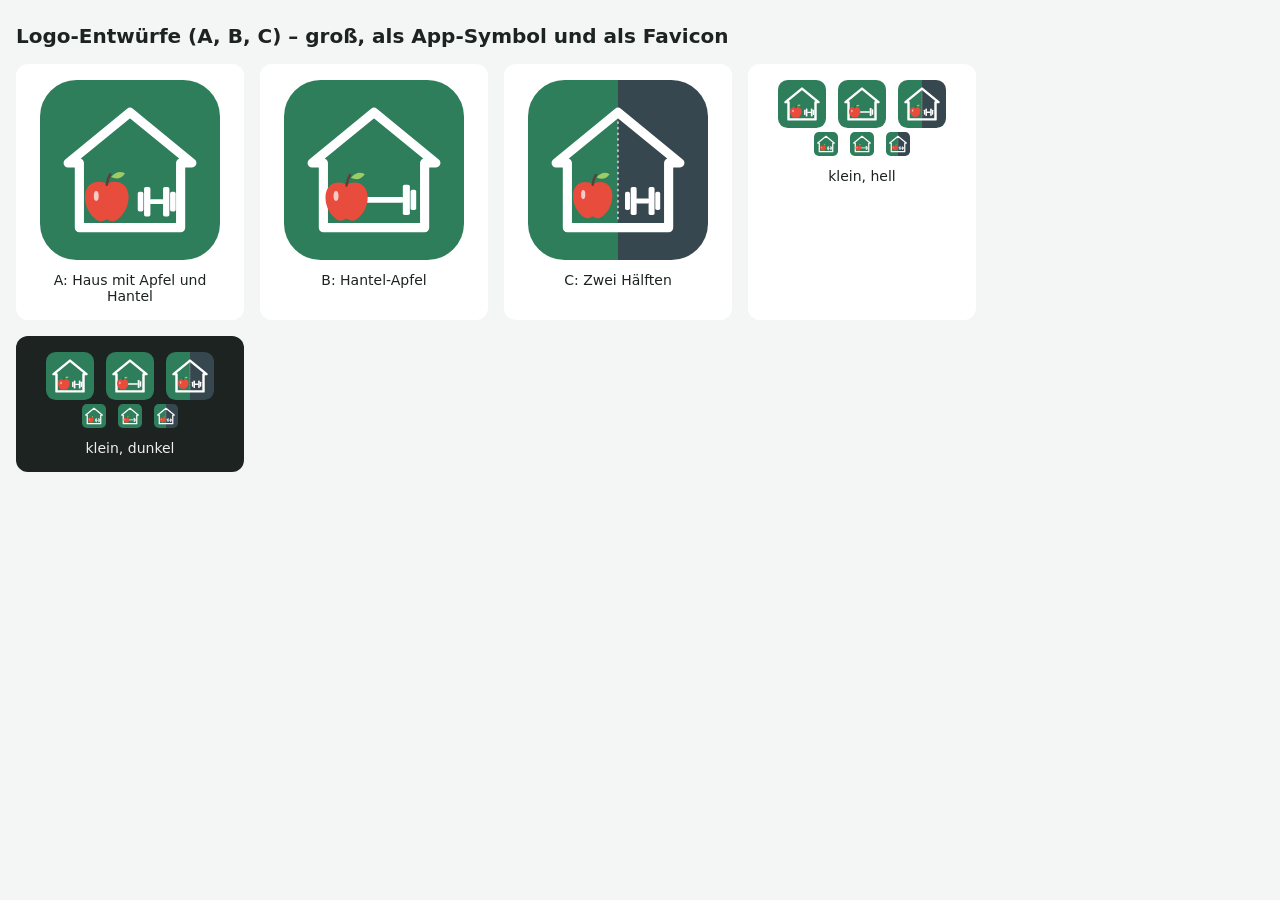
<file: design/logo/preview.html>
<!doctype html>
<html lang="de">
<head>
<meta charset="utf-8">
<meta name="viewport" content="width=device-width, initial-scale=1">
<title>Logo-Entwürfe</title>
<style>
  body { font-family: system-ui, sans-serif; background: #f4f6f5; color: #1c2321; margin: 0; padding: 24px 16px; }
  h1 { font-size: 20px; margin: 0 0 16px; }
  .grid { display: grid; grid-template-columns: repeat(auto-fit, minmax(220px, 1fr)); gap: 16px; max-width: 960px; }
  figure { margin: 0; background: #fff; border-radius: 12px; padding: 16px; text-align: center; }
  figure.dark { background: #1c2321; color: #eee; }
  img.big { width: 180px; height: 180px; }
  .small img { width: 48px; height: 48px; margin: 0 6px; }
  .small img.tiny { width: 24px; height: 24px; }
  figcaption { margin-top: 8px; font-size: 14px; }
</style>
</head>
<body>
<h1>Logo-Entwürfe (A, B, C) – groß, als App-Symbol und als Favicon</h1>
<div class="grid">
  <figure><img class="big" src="logo-a.svg" alt="Entwurf A"><figcaption>A: Haus mit Apfel und Hantel</figcaption></figure>
  <figure><img class="big" src="logo-b.svg" alt="Entwurf B"><figcaption>B: Hantel-Apfel</figcaption></figure>
  <figure><img class="big" src="logo-c.svg" alt="Entwurf C"><figcaption>C: Zwei Hälften</figcaption></figure>
  <figure class="small"><img src="logo-a.svg" alt=""><img src="logo-b.svg" alt=""><img src="logo-c.svg" alt=""><br><img class="tiny" src="logo-a.svg" alt=""><img class="tiny" src="logo-b.svg" alt=""><img class="tiny" src="logo-c.svg" alt=""><figcaption>klein, hell</figcaption></figure>
  <figure class="small dark"><img src="logo-a.svg" alt=""><img src="logo-b.svg" alt=""><img src="logo-c.svg" alt=""><br><img class="tiny" src="logo-a.svg" alt=""><img class="tiny" src="logo-b.svg" alt=""><img class="tiny" src="logo-c.svg" alt=""><figcaption>klein, dunkel</figcaption></figure>
</div>
</body>
</html>
</file>
